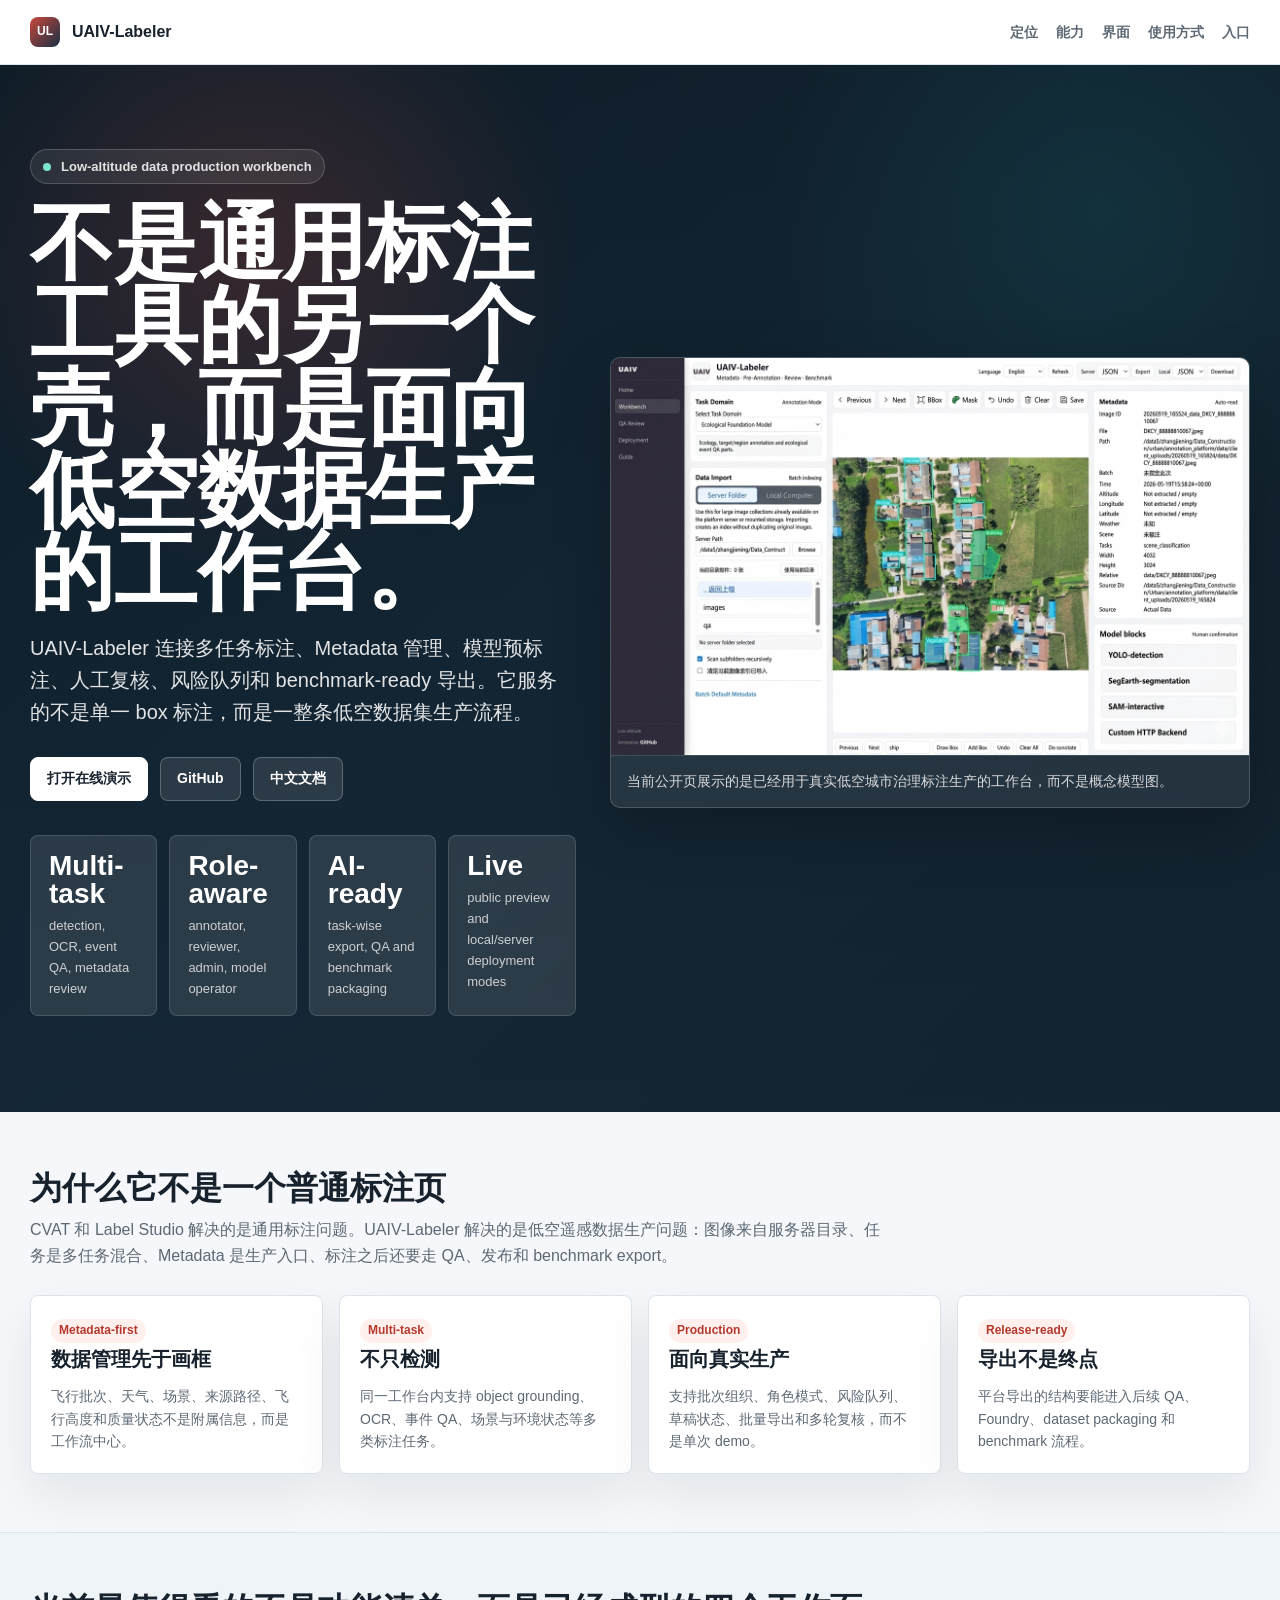
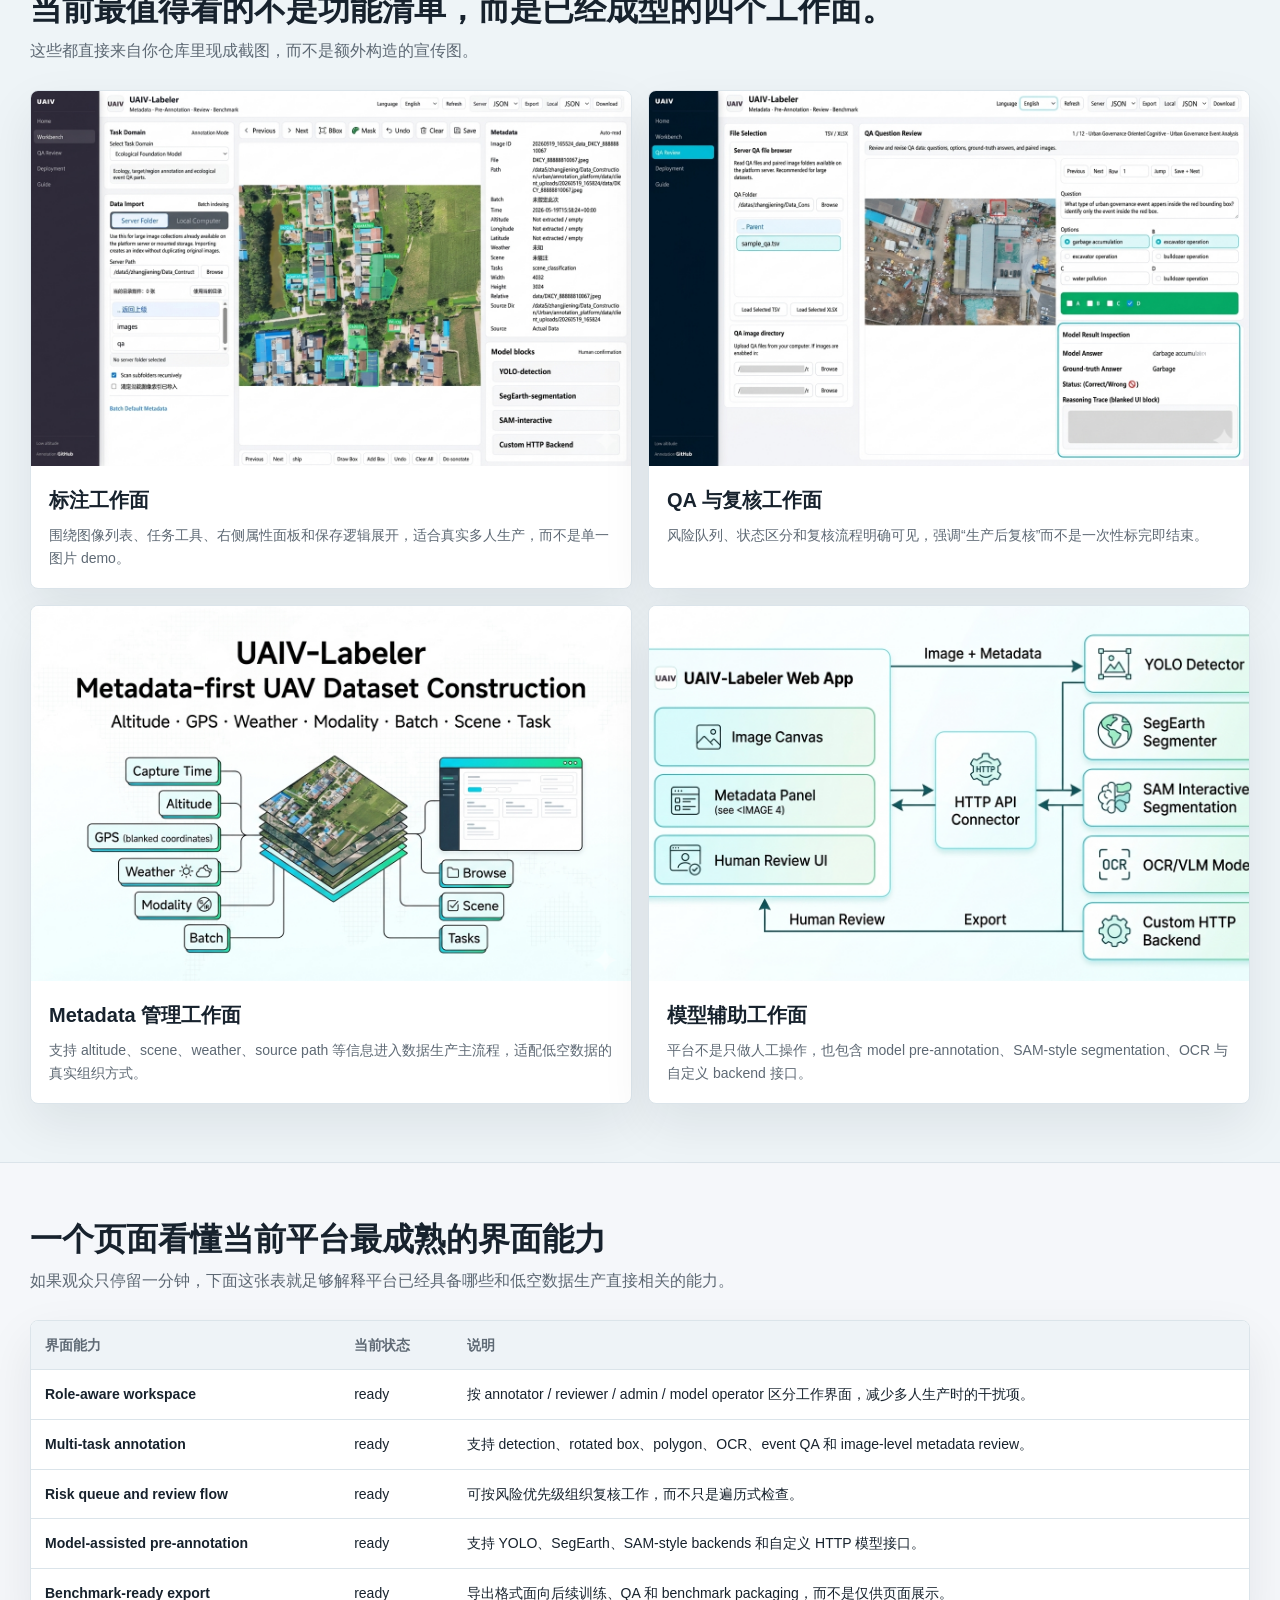
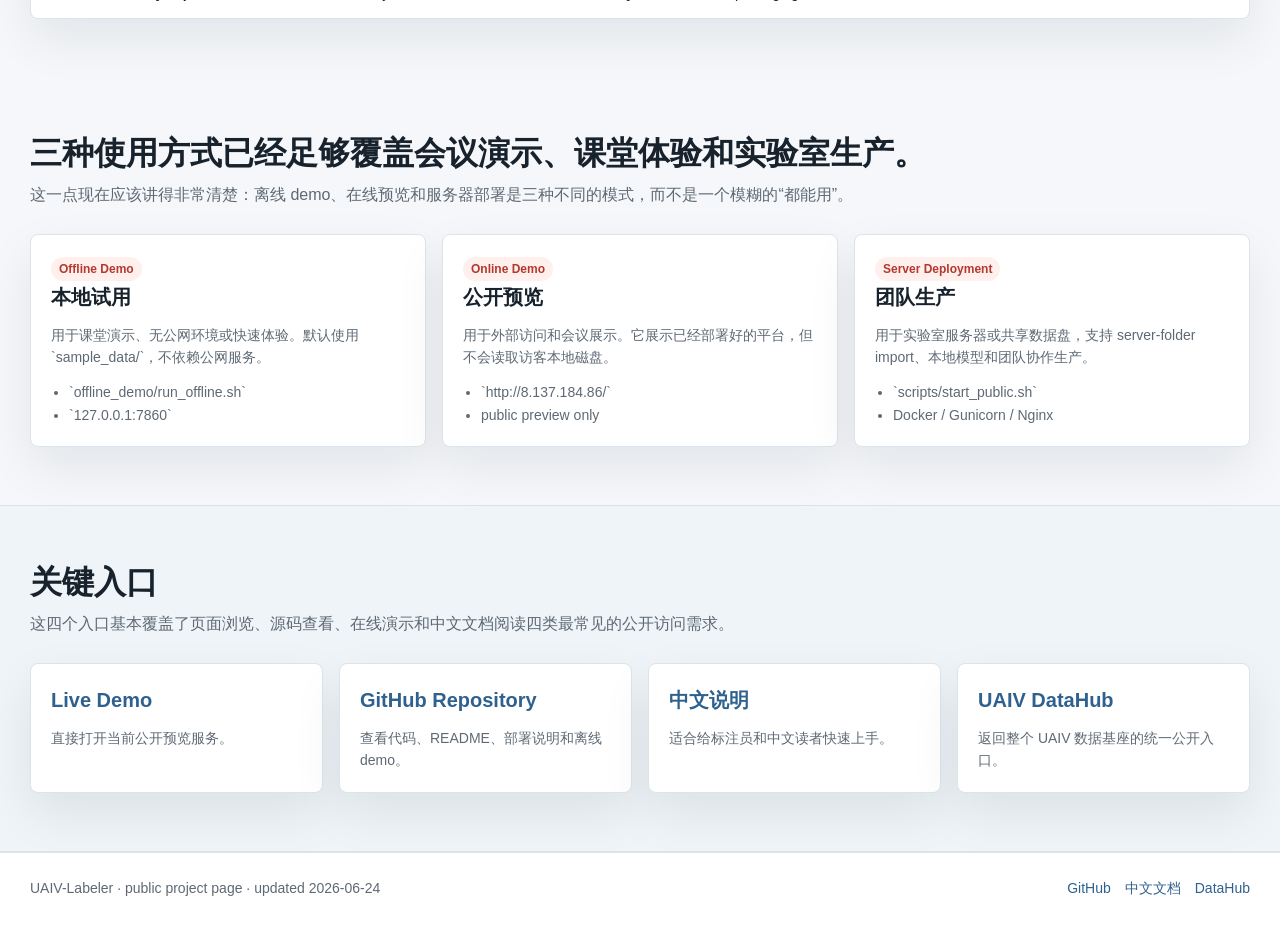
<file: docs/index.html>
<!doctype html>
<html lang="zh-CN">
<head>
  <meta charset="utf-8">
  <meta name="viewport" content="width=device-width, initial-scale=1">
  <meta name="description" content="UAIV-Labeler：面向低空遥感与城市治理数据生产的多任务标注工作台。">
  <title>UAIV-Labeler | Low-altitude Data Production Workbench</title>
  <style>
    :root {
      --ink: #17222d;
      --muted: #5e6974;
      --line: #dbe4ea;
      --paper: #f5f7fa;
      --white: #ffffff;
      --navy: #172f45;
      --blue: #2f618f;
      --teal: #177b7f;
      --green: #2b7352;
      --amber: #b47915;
      --red: #c9483c;
      --shadow: 0 20px 50px rgba(16, 31, 43, 0.08);
    }

    * { box-sizing: border-box; }
    html { scroll-behavior: smooth; }
    body {
      margin: 0;
      color: var(--ink);
      background: var(--paper);
      font-family: Inter, "Noto Sans SC", "Microsoft YaHei", Arial, sans-serif;
      line-height: 1.62;
      letter-spacing: 0;
    }
    a { color: var(--blue); text-decoration: none; }
    a:hover { text-decoration: underline; }
    img { display: block; max-width: 100%; }

    .topbar {
      position: sticky;
      top: 0;
      z-index: 20;
      border-bottom: 1px solid rgba(219,228,234,0.92);
      background: rgba(255,255,255,0.94);
      backdrop-filter: blur(12px);
    }

    .topbar-inner,
    .section-inner,
    .hero-inner,
    .footer-inner {
      width: min(1220px, calc(100% - 40px));
      margin: 0 auto;
    }

    .topbar-inner {
      display: flex;
      align-items: center;
      justify-content: space-between;
      min-height: 64px;
      gap: 16px;
    }

    .brand {
      display: inline-flex;
      align-items: center;
      gap: 12px;
      font-weight: 800;
      white-space: nowrap;
    }

    .brand-mark {
      width: 30px;
      height: 30px;
      border-radius: 8px;
      background: linear-gradient(135deg, var(--red), var(--navy));
      color: #fff;
      display: grid;
      place-items: center;
      font-size: 12px;
      font-weight: 800;
    }

    .nav {
      display: flex;
      flex-wrap: wrap;
      gap: 18px;
      justify-content: flex-end;
      font-size: 14px;
    }

    .nav a {
      color: var(--muted);
      font-weight: 650;
    }

    .hero {
      position: relative;
      overflow: hidden;
      color: #fff;
      background:
        linear-gradient(rgba(11, 23, 31, 0.76), rgba(11, 23, 31, 0.60)),
        linear-gradient(135deg, #172f45 0%, #233f59 46%, #1f3548 100%);
    }

    .hero::before {
      content: "";
      position: absolute;
      inset: 0;
      background:
        radial-gradient(circle at 20% 18%, rgba(201,72,60,0.22), transparent 24%),
        radial-gradient(circle at 86% 14%, rgba(23,123,127,0.18), transparent 24%);
      pointer-events: none;
    }

    .hero-inner {
      position: relative;
      display: grid;
      grid-template-columns: minmax(0, 0.92fr) minmax(430px, 1.08fr);
      gap: 34px;
      align-items: center;
      min-height: calc(100vh - 64px);
      padding: 84px 0 96px;
    }

    .hero-kicker {
      display: inline-flex;
      align-items: center;
      gap: 10px;
      width: fit-content;
      min-height: 32px;
      margin-bottom: 18px;
      padding: 6px 12px;
      border: 1px solid rgba(255,255,255,0.18);
      border-radius: 999px;
      background: rgba(255,255,255,0.08);
      color: rgba(255,255,255,0.86);
      font-size: 13px;
      font-weight: 720;
    }

    .hero-kicker::before {
      content: "";
      width: 8px;
      height: 8px;
      border-radius: 999px;
      background: #7de2ce;
    }

    h1 {
      margin: 0 0 18px;
      font-size: clamp(48px, 7vw, 84px);
      line-height: 0.98;
    }

    .hero-copy {
      max-width: 700px;
      margin: 0;
      color: rgba(255,255,255,0.88);
      font-size: 20px;
    }

    .hero-actions {
      display: flex;
      flex-wrap: wrap;
      gap: 12px;
      margin-top: 28px;
    }

    .button {
      display: inline-flex;
      align-items: center;
      justify-content: center;
      min-height: 44px;
      padding: 0 16px;
      border: 1px solid rgba(255,255,255,0.24);
      border-radius: 8px;
      background: rgba(255,255,255,0.10);
      color: #fff;
      font-size: 14px;
      font-weight: 760;
    }

    .button.primary {
      border-color: #fff;
      background: #fff;
      color: var(--ink);
    }

    .hero-metrics {
      display: grid;
      grid-template-columns: repeat(4, minmax(0, 1fr));
      gap: 12px;
      width: min(820px, 100%);
      margin-top: 34px;
    }

    .hero-metric {
      padding: 16px 18px;
      border: 1px solid rgba(255,255,255,0.14);
      border-radius: 8px;
      background: rgba(255,255,255,0.10);
    }

    .hero-metric strong {
      display: block;
      font-size: 28px;
      line-height: 1;
    }

    .hero-metric span {
      display: block;
      margin-top: 7px;
      color: rgba(255,255,255,0.76);
      font-size: 13px;
    }

    .hero-shot {
      overflow: hidden;
      border: 1px solid rgba(255,255,255,0.18);
      border-radius: 10px;
      background: rgba(255,255,255,0.08);
      box-shadow: 0 22px 58px rgba(0,0,0,0.22);
    }

    .hero-shot img {
      width: 100%;
      aspect-ratio: 1312 / 816;
      object-fit: cover;
    }

    .hero-shot .caption {
      padding: 14px 16px;
      border-top: 1px solid rgba(255,255,255,0.12);
      color: rgba(255,255,255,0.82);
      font-size: 14px;
    }

    .section {
      padding: 58px 0;
    }

    .section-title {
      margin: 0 0 10px;
      font-size: 32px;
      line-height: 1.16;
    }

    .section-copy {
      max-width: 860px;
      margin: 0 0 26px;
      color: var(--muted);
      font-size: 16px;
    }

    .eyebrow {
      display: inline-flex;
      min-height: 24px;
      align-items: center;
      padding: 2px 8px;
      border-radius: 999px;
      background: #fff0ee;
      color: #b4382c;
      font-size: 12px;
      font-weight: 780;
    }

    .grid-4,
    .grid-3,
    .grid-2 {
      display: grid;
      gap: 16px;
    }

    .grid-4 { grid-template-columns: repeat(4, minmax(0, 1fr)); }
    .grid-3 { grid-template-columns: repeat(3, minmax(0, 1fr)); }
    .grid-2 { grid-template-columns: repeat(2, minmax(0, 1fr)); }

    .card,
    .panel,
    .screen-card {
      border: 1px solid var(--line);
      border-radius: 8px;
      background: var(--white);
      box-shadow: var(--shadow);
    }

    .card {
      padding: 20px;
    }

    .card h3 {
      margin: 0 0 10px;
      font-size: 20px;
    }

    .card p,
    .card li {
      margin: 0;
      color: var(--muted);
      font-size: 14px;
    }

    .list {
      margin: 12px 0 0;
      padding-left: 18px;
    }

    .panel {
      overflow: hidden;
    }

    .panel img {
      width: 100%;
      aspect-ratio: 16 / 10;
      object-fit: cover;
      background: #eef3f7;
    }

    .panel .body {
      padding: 18px;
    }

    .panel h3 {
      margin: 0 0 8px;
      font-size: 20px;
    }

    .panel p {
      margin: 0;
      color: var(--muted);
      font-size: 14px;
    }

    table {
      width: 100%;
      border-collapse: collapse;
    }

    th,
    td {
      padding: 13px 14px;
      border-bottom: 1px solid var(--line);
      text-align: left;
      vertical-align: top;
      font-size: 14px;
    }

    th {
      color: var(--muted);
      background: #eef3f7;
      font-weight: 780;
    }

    tr:last-child td {
      border-bottom: 0;
    }

    .band {
      background: #eef4f7;
      border-top: 1px solid var(--line);
      border-bottom: 1px solid var(--line);
    }

    footer {
      border-top: 1px solid var(--line);
      background: #fff;
    }

    .footer-inner {
      display: flex;
      align-items: center;
      justify-content: space-between;
      gap: 16px;
      padding: 24px 0 34px;
      color: var(--muted);
      font-size: 14px;
    }

    .footer-links {
      display: flex;
      flex-wrap: wrap;
      gap: 14px;
      justify-content: flex-end;
    }

    @media (max-width: 1080px) {
      .hero-inner,
      .hero-metrics,
      .grid-4,
      .grid-3 {
        grid-template-columns: repeat(2, minmax(0, 1fr));
      }

      .grid-2 {
        grid-template-columns: 1fr;
      }
    }

    @media (max-width: 760px) {
      .topbar-inner,
      .footer-inner {
        flex-direction: column;
        align-items: flex-start;
      }

      .nav,
      .footer-links {
        justify-content: flex-start;
      }

      .hero-inner,
      .hero-metrics,
      .grid-4,
      .grid-3 {
        grid-template-columns: 1fr;
      }

      .hero-inner {
        min-height: auto;
        padding: 60px 0 88px;
      }

      h1 {
        font-size: 42px;
      }

      .hero-copy {
        font-size: 17px;
      }

      .section {
        padding: 44px 0;
      }
    }
  </style>
</head>
<body>
  <header class="topbar">
    <div class="topbar-inner">
      <div class="brand"><span class="brand-mark" aria-hidden="true">UL</span>UAIV-Labeler</div>
      <nav class="nav" aria-label="Primary">
        <a href="#why">定位</a>
        <a href="#features">能力</a>
        <a href="#screens">界面</a>
        <a href="#modes">使用方式</a>
        <a href="#links">入口</a>
      </nav>
    </div>
  </header>

  <section class="hero">
    <div class="hero-inner">
      <div>
        <span class="hero-kicker">Low-altitude data production workbench</span>
        <h1>不是通用标注工具的另一个壳，而是面向低空数据生产的工作台。</h1>
        <p class="hero-copy">UAIV-Labeler 连接多任务标注、Metadata 管理、模型预标注、人工复核、风险队列和 benchmark-ready 导出。它服务的不是单一 box 标注，而是一整条低空数据集生产流程。</p>
        <div class="hero-actions">
          <a class="button primary" href="http://8.137.184.86/">打开在线演示</a>
          <a class="button" href="https://github.com/JennyZhang0810/UAIV-Labeler">GitHub</a>
          <a class="button" href="../README_zh.md">中文文档</a>
        </div>
        <div class="hero-metrics">
          <div class="hero-metric"><strong>Multi-task</strong><span>detection, OCR, event QA, metadata review</span></div>
          <div class="hero-metric"><strong>Role-aware</strong><span>annotator, reviewer, admin, model operator</span></div>
          <div class="hero-metric"><strong>AI-ready</strong><span>task-wise export, QA and benchmark packaging</span></div>
          <div class="hero-metric"><strong>Live</strong><span>public preview and local/server deployment modes</span></div>
        </div>
      </div>
      <div class="hero-shot">
        <img src="site-assets/workbench.png" alt="UAIV-Labeler workbench screenshot">
        <div class="caption">当前公开页展示的是已经用于真实低空城市治理标注生产的工作台，而不是概念模型图。</div>
      </div>
    </div>
  </section>

  <main>
    <section class="section" id="why">
      <div class="section-inner">
        <h2 class="section-title">为什么它不是一个普通标注页</h2>
        <p class="section-copy">CVAT 和 Label Studio 解决的是通用标注问题。UAIV-Labeler 解决的是低空遥感数据生产问题：图像来自服务器目录、任务是多任务混合、Metadata 是生产入口、标注之后还要走 QA、发布和 benchmark export。</p>
        <div class="grid-4">
          <article class="card">
            <span class="eyebrow">Metadata-first</span>
            <h3>数据管理先于画框</h3>
            <p>飞行批次、天气、场景、来源路径、飞行高度和质量状态不是附属信息，而是工作流中心。</p>
          </article>
          <article class="card">
            <span class="eyebrow">Multi-task</span>
            <h3>不只检测</h3>
            <p>同一工作台内支持 object grounding、OCR、事件 QA、场景与环境状态等多类标注任务。</p>
          </article>
          <article class="card">
            <span class="eyebrow">Production</span>
            <h3>面向真实生产</h3>
            <p>支持批次组织、角色模式、风险队列、草稿状态、批量导出和多轮复核，而不是单次 demo。</p>
          </article>
          <article class="card">
            <span class="eyebrow">Release-ready</span>
            <h3>导出不是终点</h3>
            <p>平台导出的结构要能进入后续 QA、Foundry、dataset packaging 和 benchmark 流程。</p>
          </article>
        </div>
      </div>
    </section>

    <section class="section band" id="features">
      <div class="section-inner">
        <h2 class="section-title">当前最值得看的不是功能清单，而是已经成型的四个工作面。</h2>
        <p class="section-copy">这些都直接来自你仓库里现成截图，而不是额外构造的宣传图。</p>
        <div class="grid-2">
          <article class="panel">
            <img src="site-assets/workbench.png" alt="Workbench screenshot">
            <div class="body">
              <h3>标注工作面</h3>
              <p>围绕图像列表、任务工具、右侧属性面板和保存逻辑展开，适合真实多人生产，而不是单一图片 demo。</p>
            </div>
          </article>
          <article class="panel">
            <img src="site-assets/qa-review.png" alt="QA review screenshot">
            <div class="body">
              <h3>QA 与复核工作面</h3>
              <p>风险队列、状态区分和复核流程明确可见，强调“生产后复核”而不是一次性标完即结束。</p>
            </div>
          </article>
          <article class="panel">
            <img src="site-assets/metadata.png" alt="Metadata management screenshot">
            <div class="body">
              <h3>Metadata 管理工作面</h3>
              <p>支持 altitude、scene、weather、source path 等信息进入数据生产主流程，适配低空数据的真实组织方式。</p>
            </div>
          </article>
          <article class="panel">
            <img src="site-assets/model-integration.png" alt="Model integration screenshot">
            <div class="body">
              <h3>模型辅助工作面</h3>
              <p>平台不是只做人工操作，也包含 model pre-annotation、SAM-style segmentation、OCR 与自定义 backend 接口。</p>
            </div>
          </article>
        </div>
      </div>
    </section>

    <section class="section" id="screens">
      <div class="section-inner">
        <h2 class="section-title">一个页面看懂当前平台最成熟的界面能力</h2>
        <p class="section-copy">如果观众只停留一分钟，下面这张表就足够解释平台已经具备哪些和低空数据生产直接相关的能力。</p>
        <div class="panel">
          <table>
            <thead>
              <tr>
                <th>界面能力</th>
                <th>当前状态</th>
                <th>说明</th>
              </tr>
            </thead>
            <tbody>
              <tr>
                <td><strong>Role-aware workspace</strong></td>
                <td>ready</td>
                <td>按 annotator / reviewer / admin / model operator 区分工作界面，减少多人生产时的干扰项。</td>
              </tr>
              <tr>
                <td><strong>Multi-task annotation</strong></td>
                <td>ready</td>
                <td>支持 detection、rotated box、polygon、OCR、event QA 和 image-level metadata review。</td>
              </tr>
              <tr>
                <td><strong>Risk queue and review flow</strong></td>
                <td>ready</td>
                <td>可按风险优先级组织复核工作，而不只是遍历式检查。</td>
              </tr>
              <tr>
                <td><strong>Model-assisted pre-annotation</strong></td>
                <td>ready</td>
                <td>支持 YOLO、SegEarth、SAM-style backends 和自定义 HTTP 模型接口。</td>
              </tr>
              <tr>
                <td><strong>Benchmark-ready export</strong></td>
                <td>ready</td>
                <td>导出格式面向后续训练、QA 和 benchmark packaging，而不是仅供页面展示。</td>
              </tr>
            </tbody>
          </table>
        </div>
      </div>
    </section>

    <section class="section" id="modes">
      <div class="section-inner">
        <h2 class="section-title">三种使用方式已经足够覆盖会议演示、课堂体验和实验室生产。</h2>
        <p class="section-copy">这一点现在应该讲得非常清楚：离线 demo、在线预览和服务器部署是三种不同的模式，而不是一个模糊的“都能用”。</p>
        <div class="grid-3">
          <article class="card">
            <span class="eyebrow">Offline Demo</span>
            <h3>本地试用</h3>
            <p>用于课堂演示、无公网环境或快速体验。默认使用 `sample_data/`，不依赖公网服务。</p>
            <ul class="list">
              <li>`offline_demo/run_offline.sh`</li>
              <li>`127.0.0.1:7860`</li>
            </ul>
          </article>
          <article class="card">
            <span class="eyebrow">Online Demo</span>
            <h3>公开预览</h3>
            <p>用于外部访问和会议展示。它展示已经部署好的平台，但不会读取访客本地磁盘。</p>
            <ul class="list">
              <li>`http://8.137.184.86/`</li>
              <li>public preview only</li>
            </ul>
          </article>
          <article class="card">
            <span class="eyebrow">Server Deployment</span>
            <h3>团队生产</h3>
            <p>用于实验室服务器或共享数据盘，支持 server-folder import、本地模型和团队协作生产。</p>
            <ul class="list">
              <li>`scripts/start_public.sh`</li>
              <li>Docker / Gunicorn / Nginx</li>
            </ul>
          </article>
        </div>
      </div>
    </section>

    <section class="section band" id="links">
      <div class="section-inner">
        <h2 class="section-title">关键入口</h2>
        <p class="section-copy">这四个入口基本覆盖了页面浏览、源码查看、在线演示和中文文档阅读四类最常见的公开访问需求。</p>
        <div class="grid-4">
          <a class="card" href="http://8.137.184.86/">
            <h3>Live Demo</h3>
            <p>直接打开当前公开预览服务。</p>
          </a>
          <a class="card" href="https://github.com/JennyZhang0810/UAIV-Labeler">
            <h3>GitHub Repository</h3>
            <p>查看代码、README、部署说明和离线 demo。</p>
          </a>
          <a class="card" href="https://github.com/JennyZhang0810/UAIV-Labeler/blob/main/README_zh.md">
            <h3>中文说明</h3>
            <p>适合给标注员和中文读者快速上手。</p>
          </a>
          <a class="card" href="https://jennyzhang0810.github.io/UAIV-DataHub/">
            <h3>UAIV DataHub</h3>
            <p>返回整个 UAIV 数据基座的统一公开入口。</p>
          </a>
        </div>
      </div>
    </section>
  </main>

  <footer>
    <div class="footer-inner">
      <span>UAIV-Labeler · public project page · updated 2026-06-24</span>
      <div class="footer-links">
        <a href="https://github.com/JennyZhang0810/UAIV-Labeler">GitHub</a>
        <a href="../README_zh.md">中文文档</a>
        <a href="https://jennyzhang0810.github.io/UAIV-DataHub/">DataHub</a>
      </div>
    </div>
  </footer>
</body>
</html>
</file>
